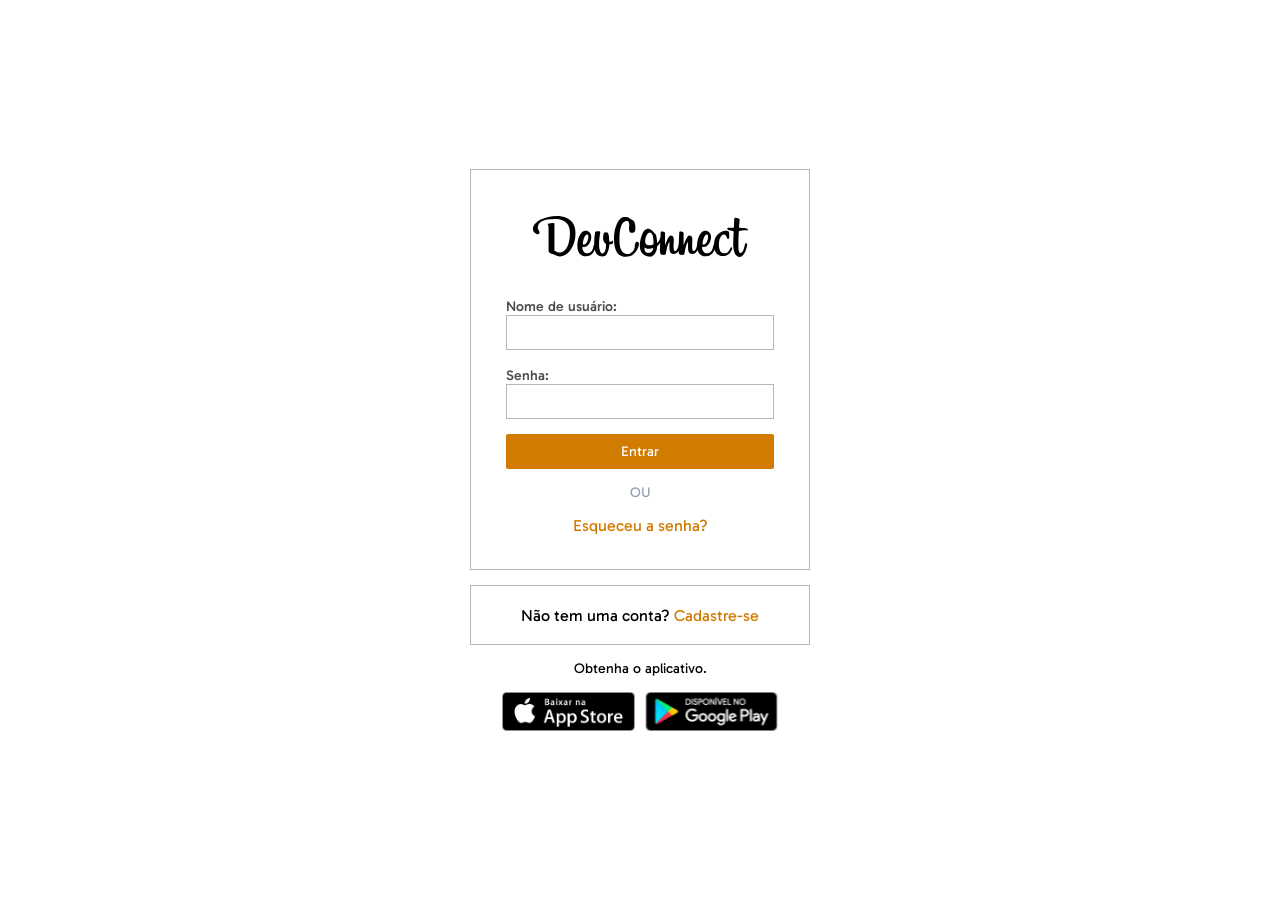
<file: static_devconnect/pages/index.html>
<!DOCTYPE html>
<html lang="pt-BR">

<head>
    <meta charset="UTF-8">
    <meta name="viewport" content="width=device-width, initial-scale=1.0">
    <meta name="author" content="joão Vitor do Nascimento Santos">
    <meta name="description" content="Site da empresa DevConnect">

    <title>Tela Login - DevConnect</title>
    <link rel="shortcut icon" href="../images/logo-devconnect-sm.svg" type="image/x-icon">

    <!-- CSS -->
    <link rel="stylesheet" href="../styles/global.css">
    <link rel="stylesheet" href="../styles/login.css">

</head>

<body>
    <h1>Tela principal login</h1>
    <main>
     <div>
        
        <!-- formulário-->
         <form id="formulario" class="estilo-formulario">
            <img src="../images/logo-devconnect-lg.svg" alt="imagem do logotipo grande">

               <div>
                   <label for="">Nome de usuário:</label>
                   <input type="text" name="" id="">
               </div>

               <div>
                   <label for="">Senha:</label>
                   <input type="password" name="" id="">
               </div>
                
               <!--<button type="reset">Limpar</button>-->
               <button type="submit" class="formulario-botao-azul">Entrar</button>

               <p>ou</p>

               <a href="#">Esqueceu a senha?</a>

         </form>

         <!-- seção cadastro -->
         <section id="secao-cadastro" class="estilo-formulario">
            <p>Não tem uma conta? <a href="../pages/cadastro.html">Cadastre-se</a></p>
         </section>

         <p class="informacao-aplicativo">Obtenha o aplicativo.</p>

         <!-- seção instalação -->
         <section id="secao-instalacao">
            <img src="../images/app-store.svg" alt="imagem informando para baixar no app store" class="">

             <img src="../images/google-play.svg" alt="imagem informando para baixar no play store" class="">
         </section>
         
     </div>
    </main>
</body>

</html>
</file>
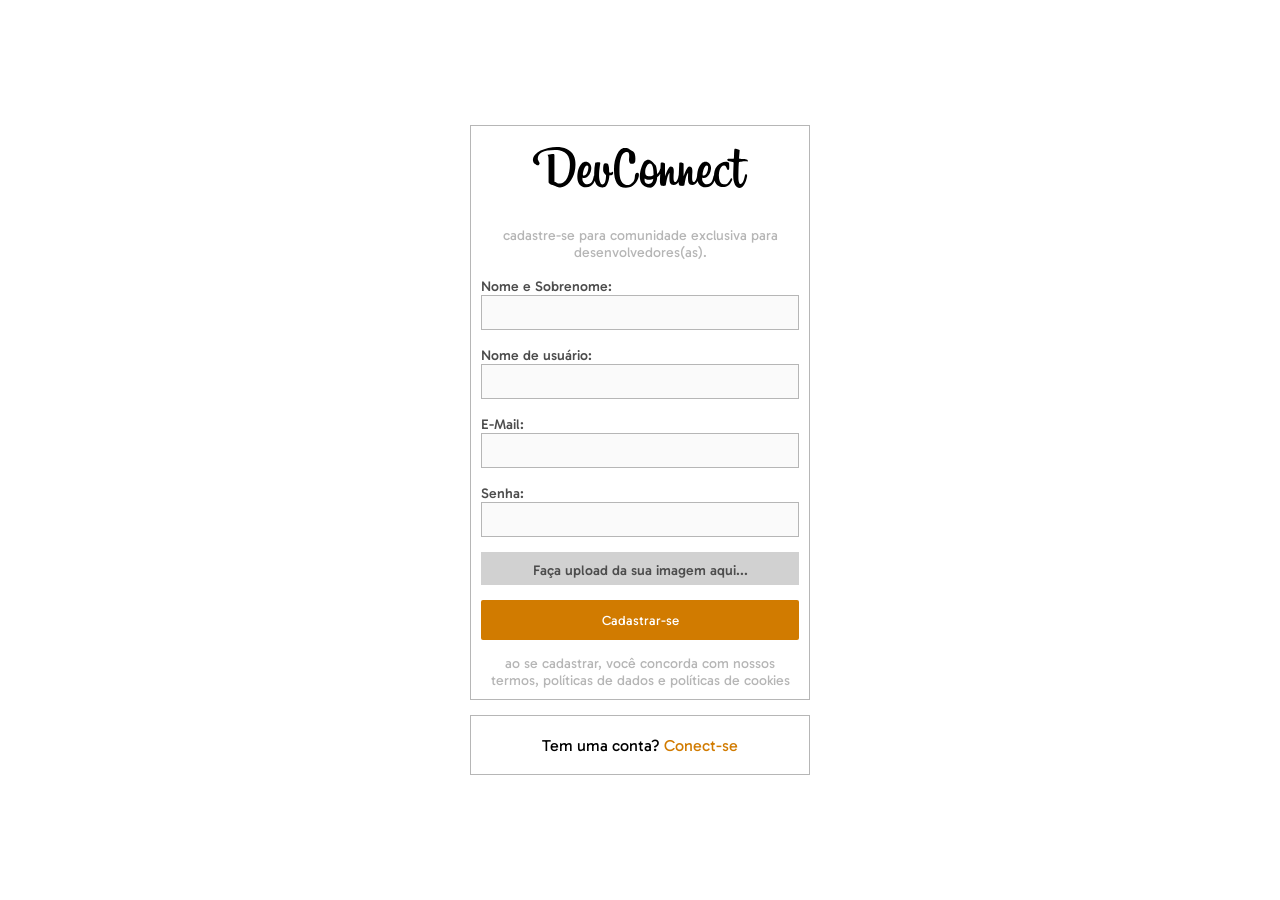
<file: static_devconnect/pages/cadastro.html>
<!DOCTYPE html>
<html lang="pt-BR">
<head>
    <meta charset="UTF-8">
    <meta name="viewport" content="width=device-width, initial-scale=1.0">
    <meta name="author" content="João Vitor do Nascimento Santos">
    <meta name="description" content="Cadastro - DevConnect">
    
    <title> Tela Cadastro - DevConnect</title>
    <link rel="shortcut icon" href="../images/logo-devconnect-sm.svg" type="image/x-icon">

     <!-- CSS -->
     <link rel="stylesheet" href="../styles/global.css">
     <link rel="stylesheet" href="../styles/cadastro.css">
     

</head>

<body>
    <main>
        <div>
            <!--Formulário-->
            <form id="formulario" class="estilo-formulario">

                <img src="../images/logo-devconnect-lg.svg" alt="imagem logotipo grande">
                <p class=""> Cadastre-se para comunidade
                    exclusiva para desenvolvedores(as).</p>
    
                <div>
                    <label for="">Nome e Sobrenome:</label>
                    <input type="text">
                </div>
    
                <div>
                    <label for="">Nome de usuário:</label>
                    <input type="text">
                </div>
    
                <div>
                    <label for="">E-Mail:</label>
                    <input type="email">
                </div>
    
                <div>
                    <label for="">Senha:</label>
                    <input type="password">
                </div>
    
                <div>
                    <label for="arquivo" class="botao-upload">Faça upload da sua imagem aqui...</label>
                    <input type="file" id="arquivo">
                </div>
    
                <button type="submit" class="formulario-botao">Cadastrar-se</button>
    
                <p>Ao se cadastrar, você concorda com nossos  
                    Termos, Políticas de Dados e Políticas de Cookies</p>
            </form>

            <section id="conectar" class="estilo-formulario">
                <p>Tem uma conta? <a href="../pages/index.html">Conect-se</a></p>

            </section>

        </div>
    </main>
    
</body>

</html>
</file>
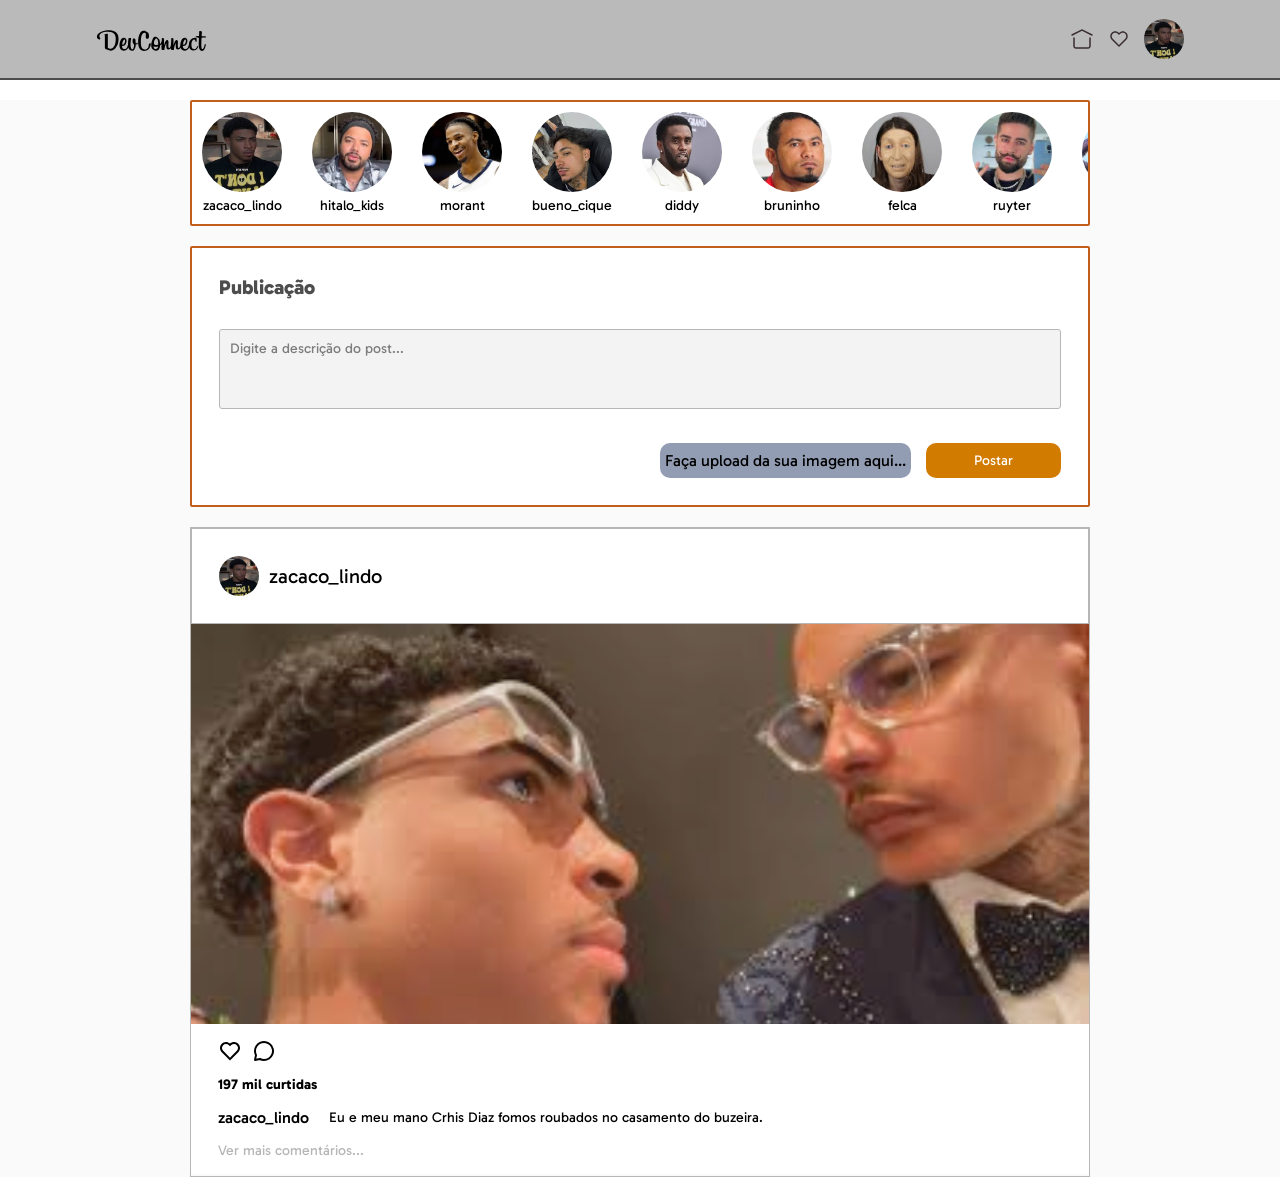
<file: static_devconnect/pages/feed.html>
<!DOCTYPE html>
<html lang="pt-BR">
<head>
    <meta charset="UTF-8">
    <meta name="viewport" content="width=device-width, initial-scale=1.0">
    <meta name="author" content="João Vitor do Nascimento Santos">
    <meta name="description" content="Tela Feed - DevConnect">

    <title>Feed - DevConnect</title>
    <link rel="shortcut icon" href="../images/logo-devconnect-sm.svg" type="image/x-icon">

    <link rel="stylesheet" href="../styles/global.css">
    <link rel="stylesheet" href="../styles/feed.css">

</head>
<body>
    <h1>Tela Feed - DevConnect</h1>
    <!-- Inicio Header-->
    <header id="cabecalho">
        <nav>
            <a  id="logo-desktop" href="./feed.html">
                <img src="../images/logo-devconnect-md.svg" alt="Logo da empresa DevConnect">

            </a>

            <a id="logo-mobile" href="./feed.html">
                <img src="../images/logo-devconnect-sm.svg" alt="Logo da empresa DevConnect">

            </a>
            
            <div class="cabecalho-acoes">
                <a href="./feed.html">
                    <img src="../images/Property 1=Variant3-casamarrom.svg" alt="ícone da casa marrom">                    
                </a>

                <a href="#">
                    <img src="../images/Property 1=Variant3-coracaomarrom.svg" alt="ícone do coração marrom">
                </a>

               <a href="./perfil.html">
                <img class="foto-perfil" src="../images/download (1).jpg" alt="Foto de Perfil">
               </a>


            </div>

        </nav>

    </header>
    <!-- Fim Header-->

    <main>
       <div class="container-flex-publi">
        <!-- Inicio Storys -->

          <section id="storys" class="estilo-formulario">

             <article class="card-story">
                <a href="#">
                    <img src="../images/download (1).jpg" alt="foto de perfil">
                    <span>
                   zacaco_lindo
                    </span>
                </a>
             </article>

             <article class="card-story">
                <a href="#">
                    <img src="../images/download (2).jpg" alt="foto de perfil">
                    <span>
                   hitalo_kids
                    </span>
                </a>
             </article>

             <article class="card-story">
                <a href="#">
                    <img src="../images/download (4).jpg" alt="foto de perfil">
                    <span>
                   morant
                    </span>
                </a>
             </article>

             <article class="card-story">
                <a href="#">
                    <img src="../images/download (5).jpg" alt="foto de perfil">
                    <span>
                   bueno_cique
                    </span>
                </a>
             </article>

             <article class="card-story">
                <a href="#">
                    <img src="../images/download (6).jpg" alt="foto de perfil">
                    <span>
                   diddy
                    </span>
                </a>
             </article>

             <article class="card-story">
                <a href="#">
                    <img src="../images/download (7).jpg" alt="foto de perfil">
                    <span>
                   Bruninho
                    </span>
                </a>
             </article>

             <article class="card-story">
                <a href="#">
                    <img src="../images/download.jpg" alt="foto de perfil">
                    <span>
                   Felca
                    </span>
                </a>
             </article>

             <article class="card-story">
                <a href="#">
                    <img src="../images/download (10).jpg" alt="foto de perfil">
                    <span>
                   ruyter
                    </span>
                </a>
             </article>

             <article class="card-story">
                <a href="#">
                    <img src="../images/download (8).jpg" alt="foto de perfil">
                    <span>
                   pablo_vivi
                    </span>
                </a>
             </article>

             <article class="card-story">
                <a href="#">
                    <img src="../images/download (11).jpg" alt="foto de perfil">
                    <span>
                   gretchen
                    </span>
                </a>
             </article>

             <article class="card-story">
                <a href="#">
                    <img src="../images/download (9).jpg" alt="foto de perfil">
                    <span>
                   fejuquinha
                    </span>
                </a>
             </article>

             <article class="card-story">
                <a href="#">
                    <img src="../images/download (12).jpg" alt="foto de perfil">
                    <span>
                   tche_tche
                    </span>
                </a>
             </article>

             <article class="card-story">
                <a href="#">
                    <img src="../images/download (13).jpg" alt="foto de perfil">
                    <span>
                   scorza
                    </span>
                </a>
             </article>

          </section>

        <!-- Fim Storys -->
        <section id="cadastro-publi" class="estilo-formulario">
            <h2>Publicação</h2>

            <form action="">
                <textarea name="mensagem" id="mensagem"  placeholder="Digite a descrição do post..."></textarea>

                <footer>
                    <div>
                        <label for="arquivo" class="botao-upload">Faça upload da sua imagem aqui...</label>
                        <input type="file" id="arquivo">
                    </div>

                    <button type="submit" class="formulario-botao-azul">Postar</button>

                </footer>

            </form>
        </section>

        <section id="publicacoes">
            <article class="card-publi">
                <header>
                    <a href="#">
                        <img class="foto-perfil" src="../images/download (1).jpg" alt="foto de perfil">
                       
                       zacaco_lindo
                        
                    </a>
                </header>

                <figure>
                    <img class="imagem-publicacao" src="../images/download (6)-fotozagoChris.svg" alt="">

                   <figcaption class="descricao-publicacao">
                    zacaco_lindo
                    <p>Eu e meu mano Crhis Diaz fomos roubados no casamento do buzeira.</p>
                   </figcaption>

                   <div class="interacoes-publicacao">
                    <button>
                        <img src="../images/icone-coracao-preto.svg" alt="">
                    </button>

                    <button>
                        <img src="../images/icone-comentario-preto.svg" alt="">
                    </button>

                     <span>
                        197 mil curtidas
                     </span>

                   </div>

                </figure>

                <button type="button">Ver mais comentários...</button>
                 
            </article>

            

        </section>

      


       </div>
    </main>
</body>
</html>
</file>
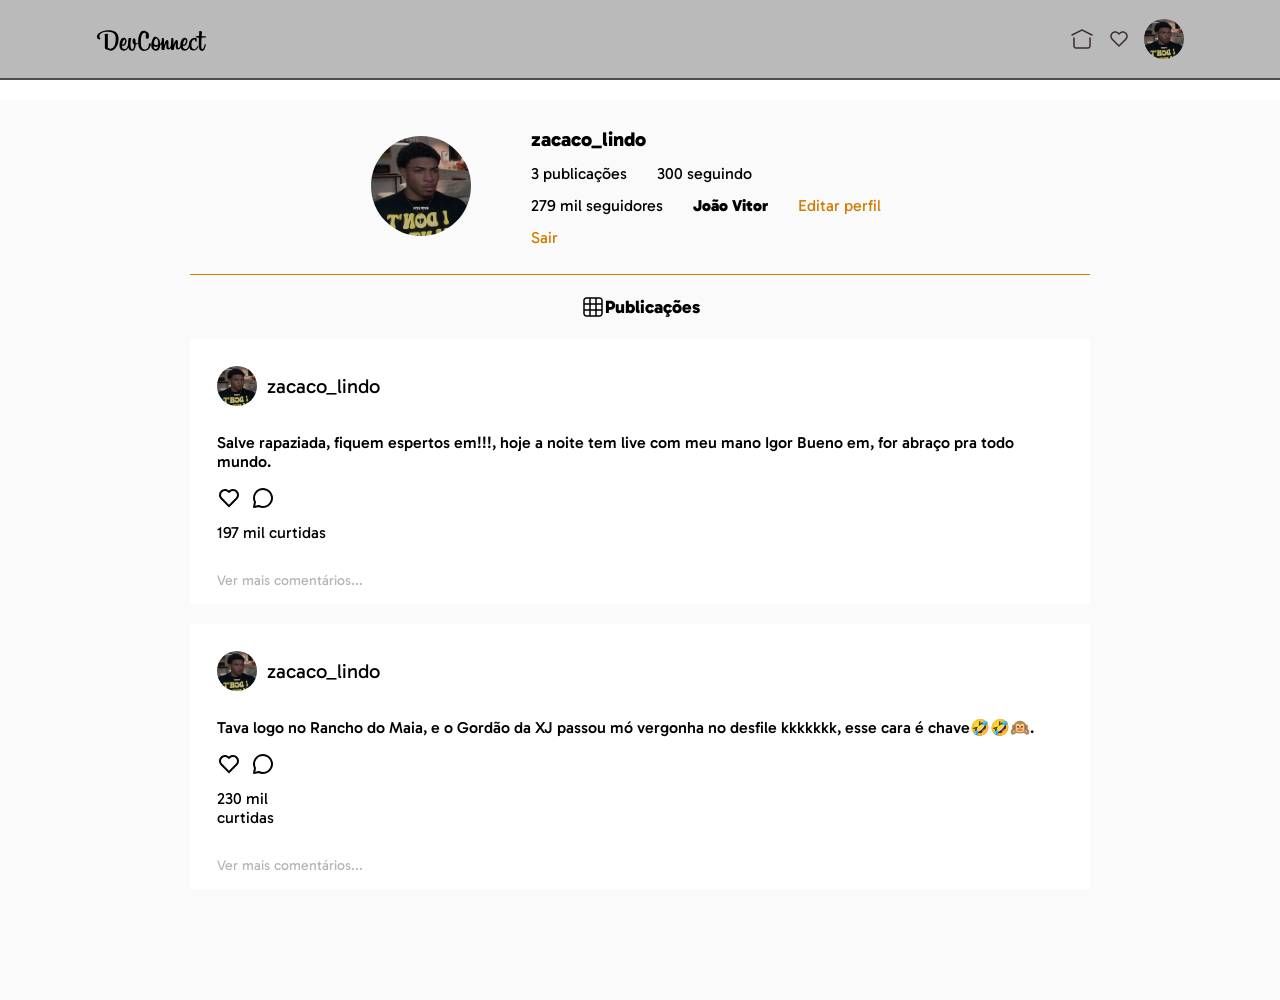
<file: static_devconnect/pages/perfil.html>
<!DOCTYPE html>
<html lang="pt-BR">

<head>
    <meta charset="UTF-8">
    <meta name="viewport" content="width=device-width, initial-scale=1.0">
    <meta name="author" content="João Vitor do Nascimento Santos">
    <meta name="description" content="Tela de perfil - DevConnect">

    <title>Perfil - DevConnect</title>
    <link rel="shortcut icon" href="../images/logo-devconnect-sm.svg" type="image/x-icon">

    <link rel="stylesheet" href="../styles/global.css">
    <!-- <link rel="stylesheet" href="../styles/feed.css"> -->
    <link rel="stylesheet" href="../styles/perfil.css">

</head>

<body>
    <header id="cabecalho">
        <nav>
            <a id="logo-desktop" href="./feed.html">
                <img src="../images/logo-devconnect-md.svg" alt="Logo da empresa DevConnect">

            </a>

            <a id="logo-mobile" href="./feed.html">
                <img src="../images/logo-devconnect-sm.svg" alt="Logo da empresa DevConnect">

            </a>

            <div class="cabecalho-acoes">
                <a href="./feed.html">
                    <img src="../images/Property 1=Variant3-casamarrom.svg" alt="ícone da casa marrom">
                </a>

                <a href="#">
                    <img src="../images/Property 1=Variant3-coracaomarrom.svg" alt="ícone do coração marrom">
                </a>

                <a href="#">
                    <img class="foto-perfil" src="../images/download (1).jpg" alt="Foto de Perfil">
                </a>


            </div>

        </nav>
    </header>

    <main>
        <div class="container-flex-publi">

            <section id="perfil" class="estilo-formulario">
                <button>

                    <img class="foto-perfil2" src="../images/download (1).jpg" alt="">

                </button>

                <div class="perfil-interacoes">
                    <span class="username">zacaco_lindo</span>
                    <p>3 publicações</p>
                    <p>300 seguindo</p>
                    <p>279 mil seguidores</p>

                    <p class="nome-pessoal">João Vitor</p>
                    <button>Editar perfil</button>
                    <button>Sair</button>
                </div>





            </section>


            <section id="publi-perfil">
                <img src="../images/Property 1=Default-feedPreto.svg" alt="">
                <p>Publicações</p>
            </section>


            <section id="publicacoes">
                <article class="card-publi">
                    <header>
                        <a href="#">
                            <img class="foto-perfil" src="../images/download (1).jpg" alt="foto de perfil">

                            zacaco_lindo

                        </a>
                    </header>

                    <figure>
                       

                        <figcaption class="descricao-publicacao">
                           
                            <p class="texto-publi">Salve rapaziada, fiquem espertos em!!!, hoje a noite tem live com
                                meu mano Igor Bueno em, for abraço pra todo mundo.</p>
                        </figcaption>

                        <div class="interacoes-publicacao">
                            <button>
                                <img src="../images/icone-coracao-preto.svg" alt="">
                            </button>

                            <button>
                                <img src="../images/icone-comentario-preto.svg" alt="">
                            </button>

                            <span>
                                197 mil curtidas
                            </span>

                        </div>

                    </figure>

                    <button type="button">Ver mais comentários...</button>

                </article>



            </section>


            <section id="publicacoes2">
                <article class="card-publi">
                    <header>
                        <a href="#">
                            <img class="foto-perfil" src="../images/download (1).jpg" alt="foto de perfil">

                            zacaco_lindo

                        </a>
                    </header>

                    <figure>
                       

                        <figcaption class="descricao-publicacao">
                           
                            <p class="texto-publi">Tava logo no Rancho do Maia, e o Gordão da XJ passou mó vergonha no desfile kkkkkkk, esse cara é chave🤣🤣🙉.</p>
                        </figcaption>

                        <div class="interacoes-publicacao">
                            <button>
                                <img src="../images/icone-coracao-preto.svg" alt="">
                            </button>

                            <button>
                                <img src="../images/icone-comentario-preto.svg" alt="">
                            </button>

                            <span>
                                230 mil curtidas
                            </span>

                        </div>

                    </figure>

                    <button type="button">Ver mais comentários...</button>

                </article>



            </section>

</body>

</html>
</file>
<file: static_devconnect/styles/global.css>
@import url('https://fonts.googleapis.com/css2?family=Gabarito:wght@400..900&family=Pattaya&display=swap');


:root {
    --cor-preto: #000000;
    --cor-laranja: #D17B00;
    --cor-cinza: #bababa;
    --cor-amarelo: #F3D630;
    --cor-cinza-escuro: #929DB3;
    --cor-branco: #ffffff;
    --cor-marrom-escuro: #3A2D32;
    --cor-cinza-fundo: #ededed;
    --cor-cursor: #c25e1c;
    --cor-cinza-escuro2x: #bbcae9;


    --cor-azul: #2686cc;
    --cor-branca: #fff;
    --cor-cinza-escuro2: #b6b6b6;
    --cor-cinza-escuro3: #4d4d4d;
    --cor-cinza-escuro-4: #7d7d7d;
    --cor-cinza-medio: #d1d1d1;
    --cor-cinza-claro: #e5e5e5;
    --cor-cinca-claro2-branco: #fafafa;

    --borda: 1px solid var(--cor-cinza-escuro2);
    --borda-arredondada: 2px;

    --tamanho-fonte-lg: 20px;
    --tamanho-fonte-md: 16px;
    --tamanho-fonte-sm: 14px;


}

@font-face{
font-family: Pattaya;
src: url(../fonts/Pattaya/Pattaya-Regular.ttf);
}

@font-face{
font-family: Gabarito;
src: url(../fonts/Gabarito/Gabarito-VariableFont_wght.ttf);
}

@font-face{
    font-family:  "Shadows Into Light", cursive;
    src: url(../fonts/);

}

              /*SELETOR GLOBAL*/
*{
    font-family: "Gabarito", sans-serif;
    padding: 0;
    margin: 0;
    box-sizing: border-box; /* o valor total do tamanho do elemento conta tanto com espaços internos/externo e borda*/
    outline-color: var(--cor-cinza-escuro-4);

}


body{
    background-color: var(--cor-cinza-claro2-branco);
}

h1{
    position: absolute;
    z-index: -1;
    opacity: 0;
}

/* formulário */

.estilo-formulario{
    border: var(--borda);
    width: 100%;
    background-color: var(--cor-branca);
}

input{
    width: 100%;
    height: 35px;
    border: var(--borda);
    background-color: var( --cor-cinca-claro-branco);
}

.formulario-botao-azul{
     background-color: var(--cor-laranja);
    border-radius: var(--borda-arredondada);
    border: none;
    height: 35px;
   
    color: white;
    font-size: var(--tamanho-fonte-sm);
    font-weight: 400;
}

/* Cabeçalho */
#cabecalho{
    width: 100%;/* 100% da janela de visualização*/
    background-color: var(--cor-cinza);
    height: 80px;
    display: flex;
    justify-content: center;
   /* align-items: center;*/
   border-bottom: 2px solid var(--cor-cinza-escuro3) ;
   
}

#cabecalho > nav{
    background-color: var(--cor-cinza);
    width: 85%;
    max-width: 1440px;
    height: 100%;
    display: flex;
    align-items: center;
    justify-content: space-between;
    
   
}

#logo-mobile{
    display: none;/* remove a exibição ds imagem */
}

.cabecalho-acoes{
    background-color: none;
    display: flex;
    align-items: center;
    gap: 13px;
}

.cabecalho-acoes > a{
    display: flex;
    align-items: center;
}


.foto-perfil{
    width: 40px;
    height: 40px;
    object-fit: cover;/* Redimensiona a foto*/
    object-position: center;
    border-radius: 50%;
}

#foto-stories{
    width: 40px;
    height: 40px;
    object-fit: cover;/* Redimensiona a foto*/
    object-position: center;
    border-radius: 50%;
  
}

@import url('https://fonts.googleapis.com/css2?family=Shadows+Into+Light&display=swap');


/* RESPONSIVO */
@media only screen and (max-width: 485px) {
    #logo-mobile{
        display: initial; /* Volta ao valor inicial de exibição*/
    }

    #logo-desktop{
        display: none;
    }
}
</file>
<file: static_devconnect/styles/login.css>
main {
    width: 100%;
    min-height: 100vh;/* Altura da janela do dispositivo*/
    display: flex;
    justify-content: center;
    align-items: center;
}

main > div{
    width: 90%;
   display: flex;
    gap: 15px;
    flex-direction: column;
    align-items: center;
}

/*formulário*/
#formulario{
    display:flex;
    justify-content: center;
    align-items: center;
    flex-direction: column;
    justify-content: space-between;
    padding: 3%;
    gap: 15px;
}

#secao-cadastro{
    height: 60px;
    align-items: center;
    display: flex;
    justify-content: center;
}


.estilo-formulario{
    
    max-width: 340px;
}

#formulario > div{
    width: 100%;
}

#formulario > div > label{
    font-size: var(--tamanho-fonte-sm);
    color: var( --cor-cinza-escuro3);
    font-family: "Gabarito";
    font-weight: 500;
    padding-bottom: 4px;
}


.formulario-botao-azul{
    width: 100%;
}

.formulario-botao-azul:hover{
    background-color: #c25e1c;
}


#formulario > p{
    text-transform: uppercase;
    font-size: var(--tamanho-fonte-sm);
    color: var(--cor-cinza-escuro);
    
}

#formulario > a, #secao-cadastro > p > a{
    text-decoration: none;
    color: var(--cor-laranja);
}


#formulario > a:hover, #secao-cadastro > p > a:hover{
    color:#c25e1c;
}




#secao-cadastro > p{
    font-size: var(--tamanho-fonte-md);
   
}

.informacao-aplicativo{
    background-color: transparent;
    font-size: var(--tamanho-fonte-sm);
    color: var(--cor-preto);
    font-weight: 400;

}

#secao-instalacao img{
    width: 133px;
    height: 39px;
    
}
#secao-instalacao {
   
    display: flex;
    justify-content: center;
    flex-wrap: wrap;
    gap: 10px;
}
</file>
<file: static_devconnect/styles/cadastro.css>
main{
    width: 100%;
    min-height: 100vh;
    display: flex;
    justify-content: center;
    align-items: center;
    
}

main > div{
    width: 340px;
    display: flex;
    justify-content: center;
    align-items: center;
    flex-direction: column;
    gap: 15px;

}

#formulario{
    display: flex;
    justify-content: center;
    align-items: center;
    flex-direction: column;
    justify-content: space-between;
    padding: 3%;
    gap: 15px;
}

#formulario > div{
    width: 100%;
   
}

.estilo-formulario{
    border: var(--borda);
    width: 100%;
    max-width: 340px;
    background-color: var(--cor-branco);
}

#formulario > div > label{
    font-size: var(--tamanho-fonte-sm);
    color: var( --cor-cinza-escuro3);
    font-family: "Gabarito";
    font-weight: 500;
    padding-bottom: 6px;

}

#formulario input{
    background-color: var(--cor-cinca-claro2-branco);
}

.formulario-botao{
    width: 100%;
    background-color: var(--cor-laranja);
    color: var(--cor-branco);
    border: none;
    border-radius: var(--borda);
    height: 40px;
    border-radius: var(--borda-arredondada);
    gap: 20px;
}

#formulario > p{
    text-transform: lowercase;
    font-size: var(--tamanho-fonte-sm);
    color: var(--cor-cinza-escuro2);
    text-align: center;
    
}

#conectar{
    height: 60px;
    display: flex;
    justify-content: center;
    align-items: center;
}

.estilo-formulario{
    border: var(--borda);
    width: 100%;
    max-width: 340px;
    
}

#formulario > a, #conectar > p > a{
    text-decoration: none;
    color: var(--cor-laranja);


}

form > input{
   display: none;
   display: block;
   display: inline;
}

form > label{
display: inline-block;
}

input[type="file"] {
    display: none;
  }
  
  /* Estiliza o "botão fake" */
  .botao-upload {
    display: inline-block;
    padding: 10px 20px;
    background: var( --cor-cinza-medio);
    width: 100%;
    display: flex;
    align-items: center;
    justify-content: center;
  }
  
  .botao-upload:hover {
    background: var(--cor-cinza-escuro2);
  }

  .formulario-botao:hover{
      background-color: #c25e1c;
  }

  #formulario > a, #conectar > p > a:hover{
    color: #c25e1c;
  }
</file>
<file: static_devconnect/styles/feed.css>
main {
    /* background-color: aqua; */
    min-height: 100vh;
    width: 100%;
    display: flex;
    justify-content: center;
    margin-top: 20px;
    background-color: #fafafa;

}


.container-flex-publi {
    /* background-color: bisque; */
    width: 90%;
    max-width: 900px;
    display: flex;
    flex-direction: column;
    gap: 20px;
    

}

#storys {
    /* background-color: brown;
    width: 100%; */
    display: flex;
    align-items: center;
    justify-content: center;
    padding: 10px;
    justify-content: space-between;
    gap: 30px;
    overflow-x: scroll;
    border-radius: 2px;
    border-color: #c25e1c;
    border-width: 2px;
}

#storys::-webkit-scrollbar {
    width: 0;
}


.card-story {
    width: 100%;
    max-width: 100px;
    /* background-color: blueviolet; */

}

.card-story>a {
    /* background-color: blueviolet; */
    display: flex;
    flex-direction: column;
    justify-content: center;
    align-items: center;
    gap: 5px;
    text-decoration: none;

}

.card-story>a>img {
    border-radius: 50%;
    width: 80px;
    height: 80px;
    object-fit: cover;
    object-position: center;
}

.card-story>a>span {
    color: black;
    font-size: var(--tamanho-fonte-sm);
    text-transform: lowercase;
}


/* Seção criar publi*/

#cadastro-publi {
    display: flex;
    flex-direction: column;
    gap: 30px;
    padding: 3%;
    border-color: #c25e1c;
    border-width: 2px;
    border-radius: 2px;
}

#cadastro-publi>h2 {
    font-size: var(--tamanho-fonte-lg);
    color: var(--cor-cinza-escuro3);
    font-weight: 800;
}

#cadastro-publi>form>textarea {
    width: 100%;
    height: 80px;
    background-color: #F3F3F3;
    resize: none;
    padding: 10px;
    color: var(--cor-cinza-escuro-4);
    font-size: var(--tamanho-fonte-sm);
    border-radius: 3px;
    border-color: #DBDDE0;
    border: var(--borda);

}

#cadastro-publi >form >textarea::placeholder{

    color: var(--cor-cinza-escuro-4);

}




#cadastro-publi>form{
    width: 100%;
}

input[type="file"] {
    display: none;
}

.botao-upload {
    display: inline-block;
    padding: 5px;
    background: var(--cor-cinza-escuro);
    width: 100%;
    min-height: 35px;
    max-width: 300px;
    display: flex;
    align-items: center;
    justify-content: center;
    border-radius: 10px;
    
}

.botao-upload:hover {
    background: var(--cor-cinza-escuro2x);
}

.formulario-botao-azul:hover {
    background-color: #c25e1c;
}

.formulario-botao-azul {
    border-radius: 10px;
}

#cadastro-publi>form>footer {
    display: flex;
    align-items: center;
    justify-content: flex-end;
    gap: 15px;
    flex-wrap: wrap;
    margin-top: 30px;
}

.formulario-botao-azul{
    width: 100%;
    max-width: 135px;
    gap: 15px;
    flex-wrap: wrap;
}

/* seção piblicações */

#publicacoes{
    width: 100%;
    height: 650px;
    border: var(--borda);

}

.card-publi{
    width: 100%;
    /*height: 400px;*/
    background-color: var(--cor-branca);
}

.card-publi > header{
   /* height: 80px;*/
    display: flex;
    align-items: center;
    padding: 3%;
    border: var(--borda);
    
}

.card-publi > header > a{
    display: flex;
    align-items: center;
    gap: 10px;
    text-decoration: none;
    color: black;
    font-family: Gabarito;
    font-size: var(--tamanho-fonte-lg);
    font-weight: 400;
}

.card-publi > figure{
    width: 100%;
    display: flex;
    flex-direction: column;
}

.imagem-publicacao{
    object-fit: cover;
    object-position: center;
    width: 100%;
    height: 400px;
}

.descricao-publicacao{
    display: flex;
    align-items: center;
    gap: 20px;
    font-size: var(--tamanho-fonte-md);
    font-weight: 500;
    order: 2;
    padding: 0 3%;
    flex-wrap: wrap;
}

.descricao-publicacao > p{
    font-size: var(--tamanho-fonte-sm);
    font-weight: 400;
}

.interacoes-publicacao{
    width: 110px;
    display: flex;
    flex-wrap: wrap;
    gap: 10px;
    order: 1;
    margin: 15px 3%;

}

.interacoes-publicacao > button{
    border: none;
    background-color: transparent;
    cursor: pointer;
}

.interacoes-publicacao > button > img{

}

.interacoes-publicacao > span{
    font-size: var(--tamanho-fonte-sm);
    font-weight: 700;
    color: black;
}

.card-publi > button{
    margin: 15px 3%;
    background-color: transparent;
    border: none;
    color: #B6B6B6;
    font-size: var(--tamanho-fonte-sm);
    font-weight: 300;
    cursor: pointer;
}

.card-publi > button:hover{
    color: var( --cor-cinza-escuro3);
}
</file>
<file: static_devconnect/styles/perfil.css>
main {
    min-height: 100vh;
    width: 100%;
    display: flex;
    justify-content: center;
    margin-top: 20px;
    background-color: #fafafa;

}


.container-flex-publi {
    width: 85%;
    max-width: 900px;
    display: flex;
    flex-direction: column;
    gap: 20px;
}

#cabecalho {
    width: 100%;
    /* 100% da janela de visualização*/
    background-color: var(--cor-cinza);
    height: 80px;
    display: flex;
    justify-content: center;
    /* align-items: center;*/
    border-bottom: 2px solid var(--cor-cinza-escuro3);
}




.foto-perfil2 {
    width: 100px;
    height: 100px;
    object-fit: cover;
    /* Redimensiona a foto*/
    object-position: center;
    border-radius: 50%;
    background-color: transparent;
    border: none;
}

.username {
    font-family: "Gabarito";
    font-size: var(--tamanho-fonte-lg);
    font-weight: 800;
    width: 100%;
}

#perfil {
    width: 100%;
    min-height: 163px;
    display: flex;
    align-items: center;
    flex-wrap: wrap;
    border: none;
    justify-content: center;
    gap: 60px;
    background-color: #fafafa;
}

#perfil > button{
    background-color: transparent;
    border: none;
}

#perfil>a {
    display: flex;
    align-items: flex-start;
    gap: 30px;

}

#perfil>a>span {
    color: black;
    font-size: 36px;
    font-weight: 200;
    text-decoration: none;
}



.nomes-superiores {
    display: flex;
    justify-content: center;
    align-items: center;
}

.nomes-inferiores {
    display: flex;
    justify-content: center;
}



.perfil-interacoes {
    flex-wrap: wrap;
    width: 378px;
    display: flex;
    row-gap: 13px;
    column-gap: 30px;
    justify-content: flex-start;
}

.perfil-interacoes > button{
    background-color: transparent;
    border: none;
    color: var(--cor-laranja);
    font-size: medium;
    cursor: pointer;
}

.perfil-interacoes > button:hover{
    color: var(--cor-cursor);
}
#perfil.estilo-formulario{
    border-bottom: 1px solid var(--cor-laranja);
    padding: 3%;
}

.nome-pessoal{
    font-weight: 900;
}

#publi-perfil{
    display: flex;
    justify-content: center;
    align-items: center;
}

#publi-perfil > p{
    font-size: large;
    font-weight: 800;

}

.cabecalho-publi{
    display: flex;
    align-items: center;
    gap: 15px;
}

.cabecalho-publi > p{
    font-size: larger;
    font-weight: 800;
}

.foto-perfil{
    width: 40px;
    height: 40px;
    object-fit: cover;/* Redimensiona a foto*/
    object-position: center;
    border-radius: 50%;
}

.card-publi{
    background-color: #ffffff;
}

.card-publi > header{
   /* height: 80px;*/
    display: flex;
    align-items: center;
    padding: 3%;
    
}

.card-publi > header > a{
    display: flex;
    align-items: center;
    gap: 10px;
    text-decoration: none;
    color: black;
    font-family: Gabarito;
    font-size: var(--tamanho-fonte-lg);
    font-weight: 400;
}


.descricao-publicacao{
    display: flex;
    align-items: center;
    gap: 20px;
    font-size: var(--tamanho-fonte-md);
    font-weight: 500;
    order: 2;
    padding: 0 3%;
    flex-wrap: wrap;
}

.interacoes-publicacao{
    width: 110px;
    display: flex;
    flex-wrap: wrap;
    gap: 10px;
    order: 1;
    margin: 15px 3%;

}

.interacoes-publicacao > button{
    border: none;
    background-color: transparent;
    cursor: pointer;
}

.card-publi > button{
    margin: 15px 3%;
    background-color: transparent;
    border: none;
    color: #B6B6B6;
    font-size: var(--tamanho-fonte-sm);
    font-weight: 300;
    cursor: pointer;
}

.card-publi > button:hover{
    color: var( --cor-cinza-escuro3);
}

.linha-perfil{
    background-color: var(--cor-laranja);
}

/* Responsivo */

@media only screen and (max-width: 444px){
    .perfil-interacoes{
        width: 165px;
        justify-content: flex-start;
    }
}

@media only screen and (max-width: 338px){
    .username{
        text-align: center;
    }
    .perfil-interacoes{
        justify-content: center;
    }
}
</file>
